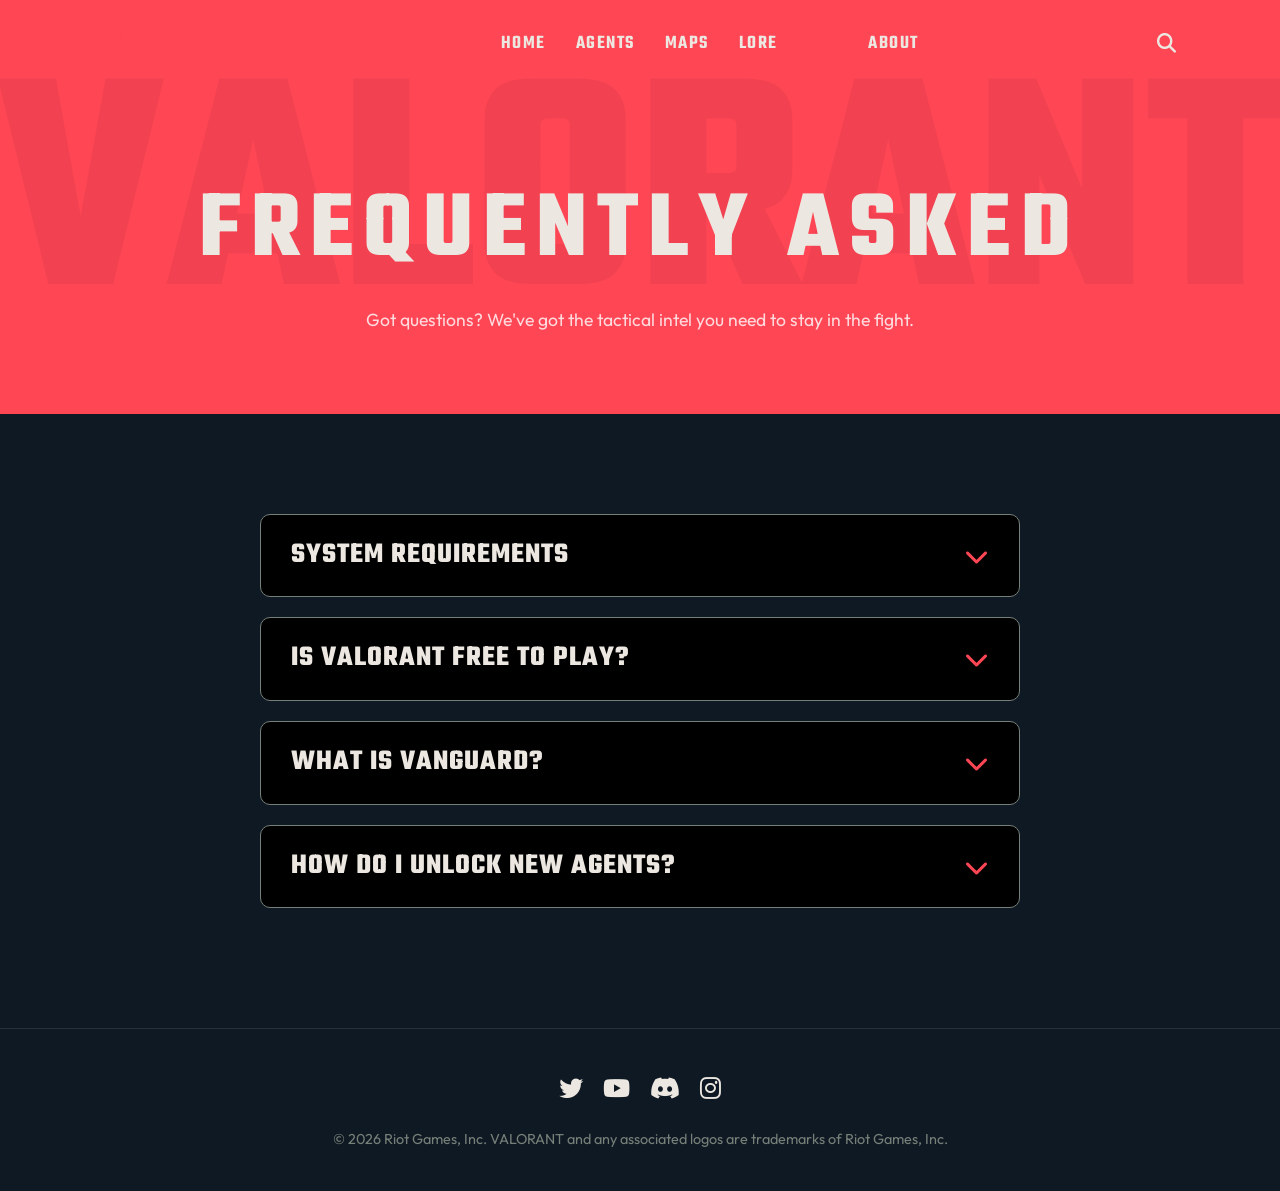
<file: Pages/Faq.html>
<!DOCTYPE html>
<html lang="en">

<head>
    <meta charset="UTF-8">
    <meta name="viewport" content="width=device-width, initial-scale=1.0">
    <title>FAQ - VALORANT</title>

    <!-- Google Fonts -->
    <link rel="preconnect" href="https://fonts.googleapis.com">
    <link rel="preconnect" href="https://fonts.gstatic.com" crossorigin>
    <link
        href="https://fonts.googleapis.com/css2?family=Outfit:wght@300;400;600&family=Teko:wght@400;600;700&display=swap"
        rel="stylesheet">

    <!-- FontAwesome -->
    <link rel="stylesheet" href="https://cdnjs.cloudflare.com/ajax/libs/font-awesome/6.5.2/css/all.min.css" />
    <link rel="shortcut icon" href="https://i.pinimg.com/1200x/39/dc/66/39dc66a4fbaa85dcd12a49f216b60ead.jpg"
        type="image/x-icon">

    <!-- AOS CSS -->
    <link href="https://unpkg.com/aos@2.3.1/dist/aos.css" rel="stylesheet">
    <!-- Consolidated Styles -->
    <link rel="stylesheet" href="../styles/main.css">
    <link rel="stylesheet" href="../styles/components.css">
</head>

<body>
    <!-- Global Navbar -->
    <nav class="nav">
        <div class="nav-container">
            <h1 class="logo"><a href="../index.html">VALORANT</a></h1>
            <ul>
                <li><a href="../index.html">Home</a></li>
                <li><a href="./agen.html">Agents</a></li>
                <li><a href="./maps.html">Maps</a></li>
                <li><a href="./history.html">Lore</a></li>
                <li><a href="./faq.html" class="current">FAQ</a></li>
                <li><a href="./about.html">About</a></li>
            </ul>
            <div class="search-container">
                <input type="text" class="search-input" placeholder="Search agents, maps...">
                <button class="search-btn"><i class="fas fa-search"></i></button>
            </div>
        </div>
    </nav>

    <header class="d-header">
        <h1 data-aos="zoom-in">FREQUENTLY ASKED</h1>
        <p data-aos="fade-up" data-aos-delay="200">Got questions? We've got the tactical intel you need to stay in the
            fight.</p>
    </header>

    <main class="fade-in">
        <div class="d-faq-container">
            <!-- FAQ Item 1 -->
            <div class="faq-item d-faq-item" data-aos="fade-up">
                <div class="faq-question d-faq-question">
                    <h3>SYSTEM REQUIREMENTS</h3>
                    <i class="fas fa-chevron-down"></i>
                </div>
                <div class="faq-answer d-faq-answer">
                    <p>VALORANT is optimized to run on a wide variety of PC hardware. Minimum specs include Intel Core 2
                        Duo E8400 and Intel HD 4000 GPU. For 144+ FPS, we recommend Intel i5-9400F and GTX 1050 Ti.</p>
                </div>
            </div>

            <!-- FAQ Item 2 -->
            <div class="faq-item d-faq-item" data-aos="fade-up" data-aos-delay="100">
                <div class="faq-question d-faq-question">
                    <h3>IS VALORANT FREE TO PLAY?</h3>
                    <i class="fas fa-chevron-down"></i>
                </div>
                <div class="faq-answer d-faq-answer">
                    <p>Yes, VALORANT is 100% free to download and play. You can unlock Agents for free through gameplay,
                        or purchase cosmetic weapon skins and a Battlepass with VALORANT Points.</p>
                </div>
            </div>

            <!-- FAQ Item 3 -->
            <div class="faq-item d-faq-item" data-aos="fade-up" data-aos-delay="200">
                <div class="faq-question d-faq-question">
                    <h3>WHAT IS VANGUARD?</h3>
                    <i class="fas fa-chevron-down"></i>
                </div>
                <div class="faq-answer d-faq-answer">
                    <p>Riot Vanguard is Riot Games' custom anti-cheat software, designed to maintain the highest level
                        of competitive integrity in our games. It consists of a client and a kernel-mode driver.</p>
                </div>
            </div>

            <!-- FAQ Item 4 -->
            <div class="faq-item d-faq-item" data-aos="fade-up" data-aos-delay="300">
                <div class="faq-question d-faq-question">
                    <h3>HOW DO I UNLOCK NEW AGENTS?</h3>
                    <i class="fas fa-chevron-down"></i>
                </div>
                <div class="faq-answer d-faq-answer">
                    <p>New players can unlock their first two Agents through the "New Player Experience" contract.
                        Afterward, you can unlock Agents by activating their specific recruitment events or using
                        Kingdom Credits.</p>
                </div>
            </div>
        </div>
    </main>

    <!-- Global Footer -->
    <footer class="footer">
        <div class="container">
            <div class="footer-content" data-aos="fade-up">
                <div class="social-links">
                    <a href="#"><i class="fab fa-twitter"></i></a>
                    <a href="#"><i class="fab fa-youtube"></i></a>
                    <a href="#"><i class="fab fa-discord"></i></a>
                    <a href="#"><i class="fab fa-instagram"></i></a>
                </div>
                <p class="footer-text">&copy; 2026 Riot Games, Inc. VALORANT and any associated logos are trademarks of
                    Riot Games, Inc.</p>
            </div>
        </div>
    </footer>

    <!-- Consolidated Scripts & AOS -->
    <script src="https://unpkg.com/aos@2.3.1/dist/aos.js"></script>
    <script src="../scripts/main.js"></script>
</body>

</html>
</file>
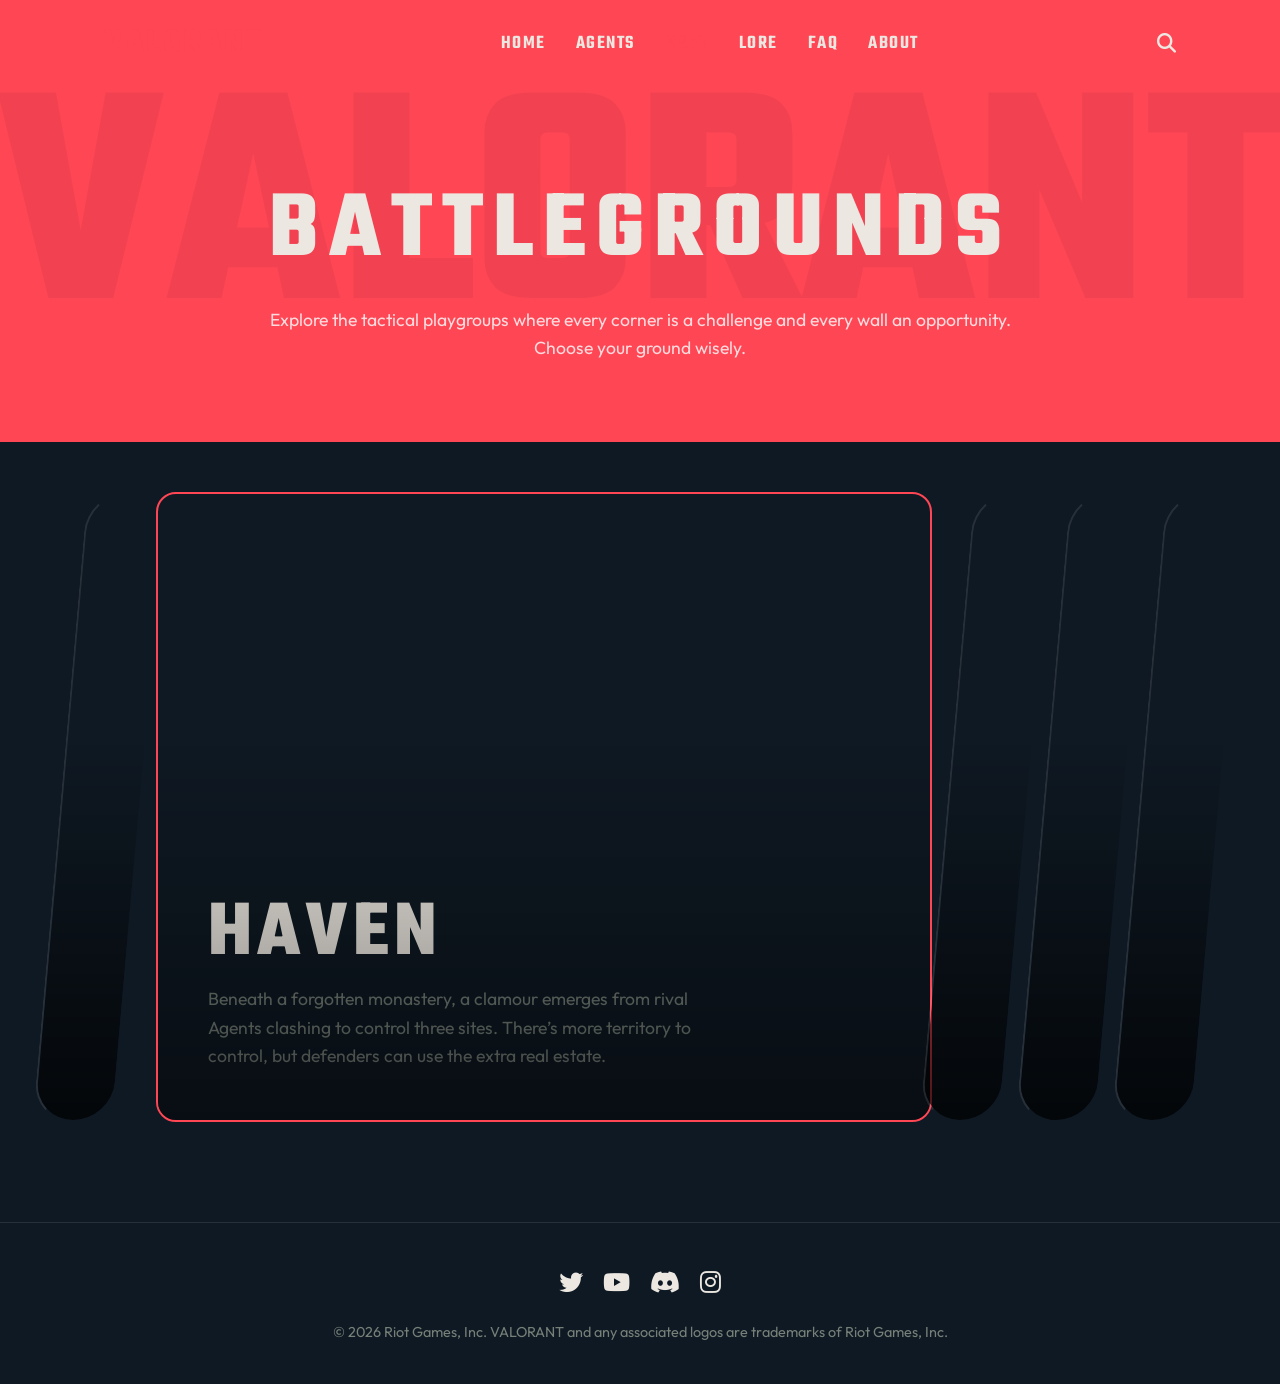
<file: Pages/maps.html>
<!DOCTYPE html>
<html lang="en">

<head>
    <meta charset="UTF-8">
    <meta name="viewport" content="width=device-width, initial-scale=1.0">
    <title>Maps - VALORANT</title>

    <!-- Google Fonts -->
    <link rel="preconnect" href="https://fonts.googleapis.com">
    <link rel="preconnect" href="https://fonts.gstatic.com" crossorigin>
    <link
        href="https://fonts.googleapis.com/css2?family=Outfit:wght@300;400;600&family=Teko:wght@400;600;700&display=swap"
        rel="stylesheet">

    <!-- FontAwesome -->
    <link rel="stylesheet" href="https://cdnjs.cloudflare.com/ajax/libs/font-awesome/6.5.2/css/all.min.css" />
    <link rel="shortcut icon" href="https://i.pinimg.com/1200x/39/dc/66/39dc66a4fbaa85dcd12a49f216b60ead.jpg"
        type="image/x-icon">

    <!-- AOS CSS -->
    <link href="https://unpkg.com/aos@2.3.1/dist/aos.css" rel="stylesheet">
    <!-- Consolidated Styles -->
    <link rel="stylesheet" href="../styles/main.css">
    <link rel="stylesheet" href="../styles/components.css">
</head>

<body>
    <!-- Global Navbar -->
    <nav class="nav">
        <div class="nav-container">
            <h1 class="logo"><a href="../index.html">VALORANT</a></h1>
            <ul>
                <li><a href="../index.html">Home</a></li>
                <li><a href="./agen.html">Agents</a></li>
                <li><a href="./maps.html" class="current">Maps</a></li>
                <li><a href="./history.html">Lore</a></li>
                <li><a href="./faq.html">FAQ</a></li>
                <li><a href="./about.html">About</a></li>
            </ul>
            <div class="search-container">
                <input type="text" class="search-input" placeholder="Search agents, maps...">
                <button class="search-btn"><i class="fas fa-search"></i></button>
            </div>
        </div>
    </nav>

    <header class="d-header">
        <h1 data-aos="zoom-in">BATTLEGROUNDS</h1>
        <p data-aos="fade-up" data-aos-delay="200">Explore the tactical playgroups where every corner is a challenge and
            every wall an opportunity. Choose your ground wisely.</p>
    </header>

    <main class="fade-in">
        <div class="d-maps-container" data-aos="fade-up">
            <div class="map-panel d-map-panel"
                style="background-image: url(https://cmsassets.rgpub.io/sanity/images/dsfx7636/news/09e229c7d265640c893088a9f85662bc35e23bca-914x514.jpg?auto=format&fit=fill&q=80&w=914);">
                <div class="d-map-panel-inner">
                    <div class="d-map-content">
                        <h2>ASCENT</h2>
                        <p>An open playground for small wars of position and attrition divide two sites on Ascent. Each
                            site
                            can be fortified by irreversible bomb doors.</p>
                    </div>
                </div>
            </div>
            <div class="map-panel d-map-panel active"
                style="background-image: url(https://cmsassets.rgpub.io/sanity/images/dsfx7636/news/b52bc228f7f8fd2b891870303c1c4d7284a89d3f-914x514.jpg?auto=format&fit=fill&q=80&w=914);">
                <div class="d-map-panel-inner">
                    <div class="d-map-content">
                        <h2>HAVEN</h2>
                        <p>Beneath a forgotten monastery, a clamour emerges from rival Agents clashing to control three
                            sites. There’s more territory to control, but defenders can use the extra real estate.</p>
                    </div>
                </div>
            </div>
            <div class="map-panel d-map-panel"
                style="background-image: url(https://cmsassets.rgpub.io/sanity/images/dsfx7636/news/cad0b406c5924614083a8dc9846b0a8746a20bda-703x396.webp?auto=format&fit=fill&q=80&w=703);">
                <div class="d-map-panel-inner">
                    <div class="d-map-content">
                        <h2>LOTUS</h2>
                        <p>A mysterious structure housing an astral conduit radiates with ancient power. Great stone
                            doors
                            provide a variety of movement opportunities.</p>
                    </div>
                </div>
            </div>
            <div class="map-panel d-map-panel"
                style="background-image: url(https://cmsassets.rgpub.io/sanity/images/dsfx7636/news/0089861662b41c8d5c3c4f1c14cb4d1937936105-915x515.webp?auto=format&fit=fill&q=80&w=915);">
                <div class="d-map-panel-inner">
                    <div class="d-map-content">
                        <h2>PEARL</h2>
                        <p>Attackers push down into the Defenders on this two-site map set in a vibrant, underwater
                            city. Pearl is a geo-driven map with no mechanics.</p>
                    </div>
                </div>
            </div>
            <div class="map-panel d-map-panel"
                style="background-image: url(https://cmsassets.rgpub.io/sanity/images/dsfx7636/news/ca3eab735bbde5d7930ec5845eff19becb46a86b-915x515.jpg?auto=format&fit=fill&q=80&w=915);">
                <div class="d-map-panel-inner">
                    <div class="d-map-content">
                        <h2>SUNSET</h2>
                        <p>A disaster at a local kingdom facility threatens to engulf the whole neighborhood. Fight
                            across the city in this traditional three lane map.</p>
                    </div>
                </div>
            </div>
        </div>
    </main>

    <!-- Global Footer -->
    <footer class="footer">
        <div class="container">
            <div class="footer-content" data-aos="fade-up">
                <div class="social-links">
                    <a href="#"><i class="fab fa-twitter"></i></a>
                    <a href="#"><i class="fab fa-youtube"></i></a>
                    <a href="#"><i class="fab fa-discord"></i></a>
                    <a href="#"><i class="fab fa-instagram"></i></a>
                </div>
                <p class="footer-text">&copy; 2026 Riot Games, Inc. VALORANT and any associated logos are trademarks of
                    Riot Games, Inc.</p>
            </div>
        </div>
    </footer>

    <!-- Consolidated Scripts & AOS -->
    <script src="https://unpkg.com/aos@2.3.1/dist/aos.js"></script>
    <script src="../scripts/main.js"></script>
</body>

</html>
</file>
<file: styles/main.css>
/* main.css - Core variables, reset, and global typography for Valorant Web 2026 Redesign */

:root {
    /* Valorant Brand Colors */
    --clr-valorant-red: #ff4655;
    --clr-dark: #0f1923;
    --clr-darker: #000000;
    --clr-light: #ece8e1;
    --clr-gray: #768079;
    --clr-glass: rgba(15, 25, 35, 0.7);
    --clr-glass-border: rgba(255, 255, 255, 0.1);

    /* Typography */
    --font-heading: 'Teko', sans-serif;
    --font-body: 'Outfit', 'Inter', sans-serif; /* Adding a cleaner body font */

    /* Spacing & Layout */
    --max-width: 1200px;
    --container-padding: 0 5%;

    /* Transitions */
    --transition-fast: 0.2s ease;
    --transition-medium: 0.3s cubic-bezier(0.25, 0.8, 0.25, 1);
    --transition-slow: 0.5s ease;
}

/* Reset */
*, *::before, *::after {
    margin: 0;
    padding: 0;
    box-sizing: border-box;
}

body {
    font-family: var(--font-body);
    background-color: var(--clr-dark);
    color: var(--clr-light);
    line-height: 1.6;
    overflow-x: hidden;
    -webkit-font-smoothing: antialiased;
}

/* Typography elements */
h1, h2, h3, h4, h5, h6 {
    font-family: var(--font-heading);
    text-transform: uppercase;
    font-weight: 700;
    line-height: 1.1;
}

a {
    text-decoration: none;
    color: inherit;
}

ul {
    list-style: none;
}

/* Layout Utilities */
.container {
    width: 100%;
    max-width: var(--max-width);
    margin: 0 auto;
    padding: var(--container-padding);
}

.section {
    padding: 100px 0;
}

/* Component: Custom Scrollbar (Webkit) */
::-webkit-scrollbar {
    width: 8px;
}
::-webkit-scrollbar-track {
    background: var(--clr-darker);
}
::-webkit-scrollbar-thumb {
    background: var(--clr-valorant-red);
}
::-webkit-scrollbar-thumb:hover {
    background: #e03e4d;
}
/* styles/home.css - Specific styles for the landing page */

/* --- Hero Section --- */
.hero {
    position: relative;
    height: 100vh;
    display: flex;
    justify-content: center;
    align-items: center;
    text-align: center;
    overflow: hidden;
}

.hero::before {
    content: '';
    position: absolute;
    top: 0; left: 0; right: 0; bottom: 0;
    background: linear-gradient(0deg, rgba(15, 25, 35, 1) 0%, rgba(15, 25, 35, 0.4) 50%, rgba(15, 25, 35, 0.8) 100%);
    z-index: 1;
}

/* Base Video Background */
.hero-video {
    position: absolute;
    top: 50%;
    left: 50%;
    min-width: 100%;
    min-height: 100%;
    width: auto;
    height: auto;
    transform: translate(-50%, -50%);
    z-index: -1;
    object-fit: cover;
    filter: brightness(0.7) contrast(1.1);
}

.hero-content {
    position: relative;
    z-index: 2;
    max-width: 800px;
    padding: var(--container-padding);
}

.hero-content h1 {
    font-size: clamp(4rem, 8vw, 8rem);
    color: var(--clr-light);
    letter-spacing: 4px;
    margin-bottom: 20px;
    text-shadow: 0 5px 20px rgba(0, 0, 0, 0.5);
    line-height: 0.9;
}

.hero-content p {
    font-size: clamp(1.2rem, 2vw, 1.8rem);
    color: var(--clr-gray);
    margin-bottom: 40px;
    font-weight: 300;
}

/* --- News Section --- */
.news-section {
    position: relative;
    /* Red glowing accent top */
    border-top: 1px solid rgba(255, 70, 85, 0.2);
}

.news-section::before {
    content: '';
    position: absolute;
    top: -50px;
    left: 50%;
    transform: translateX(-50%);
    width: 60%;
    height: 100px;
    background: radial-gradient(ellipse at bottom, rgba(255, 70, 85, 0.15) 0%, transparent 70%);
    pointer-events: none;
}

.section-header {
    text-align: center;
    margin-bottom: 60px;
}

.section-header h2 {
    font-size: 3.5rem;
    color: var(--clr-light);
    position: relative;
    display: inline-block;
}

.section-header h2::after {
    content: '';
    position: absolute;
    bottom: -10px;
    left: 50%;
    transform: translateX(-50%);
    width: 50px;
    height: 3px;
    background-color: var(--clr-valorant-red);
}

.news-grid {
    display: grid;
    grid-template-columns: repeat(auto-fit, minmax(320px, 1fr));
    gap: 40px;
}

.news-card {
    background: rgba(25, 35, 45, 0.5);
    border: 1px solid var(--clr-glass-border);
    border-radius: 4px;
    overflow: hidden;
    transition: var(--transition-medium);
    display: flex;
    flex-direction: column;
}

.news-card:hover {
    transform: translateY(-15px);
    border-color: var(--clr-valorant-red);
    box-shadow: 0 15px 30px rgba(0, 0, 0, 0.5), 0 0 20px rgba(255, 70, 85, 0.2);
}

.news-card-img-wrapper {
    overflow: hidden;
    aspect-ratio: 16/9;
}

.news-card img {
    width: 100%;
    height: 100%;
    object-fit: cover;
    transition: var(--transition-slow);
}

.news-card:hover img {
    transform: scale(1.05);
}

.news-card-content {
    padding: 30px;
    flex-grow: 1;
    display: flex;
    flex-direction: column;
}

.news-card-content h3 {
    font-size: 1.8rem;
    margin-bottom: 15px;
    color: var(--clr-light);
}

.news-card-content p {
    color: var(--clr-gray);
    font-size: 1rem;
    margin-bottom: 25px;
    flex-grow: 1;
}

.news-card-content .read-more {
    color: var(--clr-valorant-red);
    font-family: var(--font-heading);
    font-size: 1.2rem;
    font-weight: 600;
    text-transform: uppercase;
    display: inline-flex;
    align-items: center;
    gap: 5px;
    transition: var(--transition-fast);
}

.news-card-content .read-more i {
    transition: transform var(--transition-fast);
}

.news-card-content .read-more:hover {
    color: var(--clr-light);
}

.news-card-content .read-more:hover i {
    transform: translateX(5px);
}

/* --- Testimonial Section --- */
.testimonial-section {
    background-color: var(--clr-darker);
    position: relative;
    padding: 100px 0;
}

.testimonial-container {
    max-width: 800px;
    margin: 0 auto;
    background: var(--clr-glass);
    border: 1px solid var(--clr-glass-border);
    border-radius: 20px;
    padding: 50px;
    text-align: center;
    position: relative;
    backdrop-filter: blur(10px);
}

.testimonial-quote {
    font-size: 1.5rem;
    font-style: italic;
    color: var(--clr-light);
    margin-bottom: 40px;
    line-height: 1.8;
}

.testimonial-user {
    display: flex;
    align-items: center;
    justify-content: center;
    gap: 20px;
}

.user-image {
    width: 70px;
    height: 70px;
    border-radius: 50%;
    object-fit: cover;
    border: 2px solid var(--clr-valorant-red);
}

.user-details h4 {
    font-size: 1.4rem;
    margin: 0;
    color: var(--clr-light);
}

.user-details p {
    color: var(--clr-valorant-red);
    font-family: var(--font-heading);
    font-size: 1.1rem;
    letter-spacing: 1px;
    margin: 0;
}
/* styles/agen.css - Specific styles for the Agents Showcase page */

.agents-header {
    text-align: center;
    padding: 150px 0 50px;
    background: linear-gradient(180deg, var(--clr-darker) 0%, var(--clr-dark) 100%);
}

.agents-header h1 {
    font-size: 5rem;
    color: var(--clr-light);
    letter-spacing: 5px;
    position: relative;
    display: inline-block;
}

.agents-header p {
    color: var(--clr-gray);
    font-size: 1.2rem;
    max-width: 600px;
    margin: 20px auto 0;
}

.agent-showcase {
    display: flex;
    flex-direction: column;
    gap: 100px;
    padding-bottom: 100px;
}

.agent-box {
    position: relative;
    width: 100%;
    min-height: 80vh;
    display: flex;
    align-items: center;
    justify-content: center;
    background-size: cover;
    background-position: center;
    background-attachment: fixed;
    overflow: hidden;
}

.agent-box::before {
    content: '';
    position: absolute;
    top: 0; left: 0; right: 0; bottom: 0;
    background: rgba(15, 25, 35, 0.7);
    backdrop-filter: blur(5px);
    z-index: 1;
}

.agent-content {
    position: relative;
    z-index: 2;
    width: 100%;
    max-width: var(--max-width);
    padding: var(--container-padding);
}

.agent-name {
    font-size: 6rem;
    color: var(--clr-valorant-red);
    text-transform: uppercase;
    font-family: var(--font-heading);
    margin-bottom: 40px;
    text-shadow: 0 0 20px rgba(255, 70, 85, 0.3);
}

.skills-grid {
    display: grid;
    grid-template-columns: repeat(auto-fit, minmax(250px, 1fr));
    gap: 30px;
}

.skill-panel {
    background: rgba(25, 35, 45, 0.6);
    border: 1px solid var(--clr-glass-border);
    padding: 30px;
    border-radius: 10px;
    transition: var(--transition-medium);
    display: flex;
    flex-direction: column;
    align-items: center;
    text-align: center;
}

.skill-panel:hover {
    transform: translateY(-10px);
    border-color: var(--clr-light);
    background: rgba(25, 35, 45, 0.9);
}

.skill-icon {
    width: 80px;
    height: 80px;
    object-fit: contain;
    margin-bottom: 20px;
    filter: drop-shadow(0 0 10px rgba(0,0,0,0.5));
    transition: var(--transition-fast);
}

.skill-panel:hover .skill-icon {
    transform: scale(1.1);
}

.skill-info h3 {
    font-size: 1.5rem;
    color: var(--clr-light);
    margin-bottom: 15px;
    font-family: var(--font-heading);
    letter-spacing: 1px;
}

.skill-info p {
    font-size: 0.95rem;
    color: var(--clr-gray);
    line-height: 1.5;
}
/* styles/maps.css - Specific styles for the Maps showcase */

.maps-header {
    text-align: center;
    padding: 150px 0 50px;
}

.maps-header h1 {
    font-size: 5rem;
    color: var(--clr-light);
    letter-spacing: 5px;
}

.maps-container {
    display: flex;
    gap: 20px;
    height: 60vh;
    max-width: 1400px;
    margin: 0 auto 100px;
    padding: 0 20px;
}

.map-panel {
    background-size: cover;
    background-position: center;
    background-repeat: no-repeat;
    height: 100%;
    border-radius: 50px;
    color: #fff;
    cursor: pointer;
    flex: 0.5;
    position: relative;
    transition: flex 0.7s cubic-bezier(0.25, 1, 0.5, 1);
    border: 2px solid transparent;
    overflow: hidden;
}

.map-panel::after {
    content: '';
    position: absolute;
    inset: 0;
    background: linear-gradient(0deg, rgba(0,0,0,0.8) 0%, rgba(0,0,0,0) 100%);
    opacity: 0.7;
    transition: opacity 0.5s;
}

.map-panel:hover {
    border-color: rgba(255, 70, 85, 0.5);
}

.map-panel.active {
    flex: 5;
    border-radius: 20px;
    border-color: var(--clr-valorant-red);
}

.map-panel.active::after {
    opacity: 0.5;
}

.map-content {
    position: absolute;
    bottom: 40px;
    left: 40px;
    right: 40px;
    opacity: 0;
    transform: translateY(20px);
    transition: opacity 0.3s ease 0.3s, transform 0.3s ease 0.3s;
    z-index: 2;
}

.map-panel.active .map-content {
    opacity: 1;
    transform: translateY(0);
}

.map-content h2 {
    font-size: 3rem;
    color: var(--clr-valorant-red);
    margin-bottom: 10px;
    text-shadow: 0 2px 10px rgba(0,0,0,0.8);
}

.map-content p {
    font-size: 1.1rem;
    max-width: 600px;
    line-height: 1.6;
    text-shadow: 0 1px 5px rgba(0,0,0,0.8);
}
/* styles/history.css - Vertical modern timeline for Valorant Lore */

.history-header {
    text-align: center;
    padding: 150px 0 50px;
    background: radial-gradient(circle at top, rgba(255, 70, 85, 0.1) 0%, transparent 70%);
}

.history-header h1 {
    font-size: 5rem;
    color: var(--clr-light);
    letter-spacing: 5px;
}

.timeline {
    position: relative;
    max-width: 1000px;
    margin: 50px auto 100px;
    padding: 20px;
}

/* The vertical line */
.timeline::after {
    content: '';
    position: absolute;
    width: 4px;
    background-color: var(--clr-valorant-red);
    top: 0;
    bottom: 0;
    left: 50%;
    transform: translateX(-50%);
    border-radius: 2px;
}

.timeline-event {
    padding: 10px 40px;
    position: relative;
    background-color: inherit;
    width: 50%;
    margin-bottom: 60px;
}

/* Event marker dots */
.timeline-event::after {
    content: '';
    position: absolute;
    width: 20px;
    height: 20px;
    right: -12px;
    background-color: var(--clr-darker);
    border: 4px solid var(--clr-valorant-red);
    top: 20px;
    border-radius: 50%;
    z-index: 1;
    box-shadow: 0 0 10px rgba(255, 70, 85, 0.5);
}

.timeline-event:nth-child(even) {
    left: 50%;
}

.timeline-event:nth-child(even)::after {
    left: -12px;
}

.event-content {
    background: rgba(25, 35, 45, 0.6);
    padding: 30px;
    border-radius: 10px;
    border: 1px solid var(--clr-glass-border);
    position: relative;
    transition: var(--transition-medium);
}

.event-content:hover {
    transform: translateY(-5px);
    border-color: var(--clr-valorant-red);
    background: rgba(25, 35, 45, 0.9);
}

.event-date {
    font-family: var(--font-heading);
    color: var(--clr-valorant-red);
    font-size: 1.5rem;
    letter-spacing: 2px;
    margin-bottom: 5px;
}

.event-title {
    font-size: 2.2rem;
    color: var(--clr-light);
    margin-bottom: 15px;
    font-family: var(--font-heading);
}

.event-description {
    color: var(--clr-gray);
    font-size: 1.05rem;
    line-height: 1.6;
    margin-bottom: 20px;
}

.event-image {
    width: 100%;
    height: 200px;
    overflow: hidden;
    border-radius: 5px;
}

.event-image img {
    width: 100%;
    height: 100%;
    object-fit: cover;
    transition: var(--transition-slow);
}

.event-content:hover .event-image img {
    transform: scale(1.05);
}

/* Responsive constraints */
@media screen and (max-width: 768px) {
    .timeline::after {
        left: 31px;
    }

    .timeline-event {
        width: 100%;
        padding-left: 70px;
        padding-right: 25px;
    }

    .timeline-event::after {
        left: 21px;
    }

    .timeline-event:nth-child(even) {
        left: 0%;
    }
}
/* styles/faq.css - Sleek accordion styles for FAQ page */

.faq-header {
    text-align: center;
    padding: 150px 0 50px;
}

.faq-header h1 {
    font-size: 5rem;
    color: var(--clr-light);
    letter-spacing: 5px;
}

.faq-container {
    max-width: 800px;
    margin: 0 auto 100px;
    padding: 0 20px;
}

.faq-item {
    background: rgba(25, 35, 45, 0.4);
    border: 1px solid var(--clr-glass-border);
    border-radius: 10px;
    margin-bottom: 20px;
    overflow: hidden;
    transition: var(--transition-medium);
}

.faq-item:hover {
    border-color: rgba(255, 70, 85, 0.5);
    background: rgba(25, 35, 45, 0.6);
}

.faq-item.active {
    border-color: var(--clr-valorant-red);
    box-shadow: 0 5px 15px rgba(255, 70, 85, 0.1);
}

.faq-question {
    width: 100%;
    padding: 25px;
    display: flex;
    justify-content: space-between;
    align-items: center;
    background: transparent;
    border: none;
    color: var(--clr-light);
    font-size: 1.2rem;
    font-family: var(--font-body);
    font-weight: 600;
    cursor: pointer;
    text-align: left;
    transition: var(--transition-short);
}

.faq-question i {
    color: var(--clr-valorant-red);
    font-size: 1.5rem;
    transition: transform 0.4s ease;
}

.faq-item.active .faq-question i {
    transform: rotate(180deg);
}

.faq-item.active .faq-question {
    color: var(--clr-valorant-red);
}

.faq-answer {
    max-height: 0;
    overflow: hidden;
    transition: max-height 0.4s ease-out;
    background: rgba(15, 25, 35, 0.5);
}

.faq-answer p {
    padding: 0 25px 25px;
    color: var(--clr-gray);
    line-height: 1.6;
    font-size: 1.05rem;
}
/* styles/about.css - Editorial styling for the About page */

.about-header {
    text-align: center;
    padding: 150px 0 50px;
    background: radial-gradient(circle at top, rgba(255, 70, 85, 0.1) 0%, transparent 60%);
}

.about-header h1 {
    font-size: 5rem;
    color: var(--clr-light);
    letter-spacing: 5px;
}

.about-container {
    max-width: 1200px;
    margin: 0 auto 100px;
    padding: 0 20px;
}

.about-grid {
    display: grid;
    grid-template-columns: 1fr 1fr;
    gap: 60px;
    align-items: center;
    margin-bottom: 80px;
}

.about-grid:nth-child(even) {
    direction: rtl; /* Reverses the layout for alternating style */
}

.about-grid:nth-child(even) .about-text {
    direction: ltr; /* Keeps text reading normally */
}

.about-text h2 {
    font-size: 3.5rem;
    color: var(--clr-valorant-red);
    margin-bottom: 20px;
    font-family: var(--font-heading);
}

.about-text p {
    font-size: 1.15rem;
    color: var(--clr-gray);
    line-height: 1.8;
    margin-bottom: 25px;
}

.about-text .btn-primary {
    display: inline-block;
    margin-top: 10px;
}

.about-image {
    position: relative;
    border-radius: 10px;
    overflow: hidden;
    box-shadow: 0 10px 30px rgba(0,0,0,0.5);
    border: 1px solid var(--clr-glass-border);
}

.about-image img {
    width: 100%;
    height: auto;
    display: block;
    transition: var(--transition-medium);
}

.about-image:hover img {
    transform: scale(1.05);
}

.about-image::after {
    content: '';
    position: absolute;
    inset: 0;
    border: 2px solid transparent;
    border-radius: 10px;
    transition: var(--transition-short);
    pointer-events: none;
}

.about-image:hover::after {
    border-color: rgba(255, 70, 85, 0.5);
}

/* Stats Section */
.stats-container {
    display: flex;
    justify-content: space-around;
    align-items: center;
    background: rgba(25, 35, 45, 0.4);
    border: 1px solid var(--clr-glass-border);
    border-radius: 20px;
    padding: 50px 20px;
    margin-bottom: 100px;
}

.stat-item {
    text-align: center;
}

.stat-number {
    font-family: var(--font-heading);
    font-size: 4rem;
    color: var(--clr-valorant-red);
    font-weight: 700;
    line-height: 1;
    margin-bottom: 10px;
}

.stat-label {
    font-size: 1.1rem;
    color: var(--clr-light);
    text-transform: uppercase;
    letter-spacing: 2px;
}

@media screen and (max-width: 900px) {
    .about-grid {
        grid-template-columns: 1fr;
        gap: 40px;
    }

    .about-grid:nth-child(even) {
        direction: ltr;
    }

    .stats-container {
        flex-direction: column;
        gap: 40px;
    }
}

/* ========================================================= */
/* DRIBBBLE INSPIRATION HOMEPAGE STYLES */
/* ========================================================= */

.d-hero {
    position: relative;
    padding-top: 150px;
    padding-bottom: 50px;
    background-color: var(--clr-valorant-red);
    min-height: 90vh;
    display: flex;
    flex-direction: column;
    justify-content: center;
    overflow: hidden;
}

.d-hero-bg {
    position: absolute;
    top: 0; left: 0; right: 0; bottom: 0;
    background: radial-gradient(circle at center, transparent 0%, rgba(0,0,0,0.4) 100%);
    z-index: 1;
}

.d-hero-watermark {
    position: absolute;
    top: 50%; left: 50%;
    transform: translate(-50%, -50%);
    font-family: var(--font-heading);
    font-size: 15rem;
    line-height: 0.8;
    color: rgba(0,0,0,0.05); /* very faint */
    text-align: center;
    white-space: nowrap;
    z-index: 2;
    pointer-events: none;
    font-weight: 700;
}

.d-hero-content {
    position: relative;
    z-index: 3;
    text-align: center;
    display: flex;
    flex-direction: column;
    align-items: center;
}

.d-hero-title {
    font-size: 10rem;
    color: var(--clr-light);
    letter-spacing: 15px;
    margin-bottom: -150px;
    text-shadow: 0 10px 30px rgba(0,0,0,0.5);
    z-index: 4;
}

.d-hero-agent {
    height: 80vh;
    max-height: 800px;
    object-fit: contain;
    z-index: 5;
    filter: drop-shadow(0 20px 30px rgba(0,0,0,0.5));
    animation: float 6s ease-in-out infinite;
}

@keyframes float {
    0% { transform: translateY(0px); }
    50% { transform: translateY(-20px); }
    100% { transform: translateY(0px); }
}

.d-hero-btn {
    background: var(--clr-light);
    color: var(--clr-dark);
    font-size: 1.5rem;
    padding: 15px 50px;
    margin-top: -50px;
    z-index: 6;
}

.d-hero-btn:hover {
    background: var(--clr-dark);
    color: var(--clr-light);
    box-shadow: inset 0 0 0 2px var(--clr-light);
}

.d-brands-banner {
    background-color: var(--clr-light);
    padding: 20px 0;
    margin-top: 50px;
    position: relative;
    z-index: 3;
}

.d-brands-flex {
    display: flex;
    justify-content: space-around;
    align-items: center;
    font-family: var(--font-heading);
    font-size: 1.5rem;
    color: var(--clr-dark);
    opacity: 0.7;
    flex-wrap: wrap;
    gap: 30px;
    letter-spacing: 2px;
}

/* Precision Section */
.d-precision {
    background-color: var(--clr-light);
    color: var(--clr-dark);
}

.dark-text {
    color: var(--clr-dark);
}

.white-text {
    color: var(--clr-light);
}

.d-section-title {
    font-size: 4rem;
    line-height: 1;
    margin-bottom: 30px;
}

.d-section-title.center {
    text-align: center;
}

.d-section-subtitle {
    text-align: center;
    max-width: 600px;
    margin: 0 auto 50px;
    color: var(--clr-gray);
}

.d-precision-grid {
    display: grid;
    grid-template-columns: 1fr;
    gap: 20px;
}

.d-precision-main {
    width: 100%;
    height: 400px;
    object-fit: cover;
    border: 4px solid var(--clr-valorant-red);
}

.d-precision-collage {
    display: grid;
    grid-template-columns: repeat(4, 1fr);
    gap: 20px;
}

.d-precision-collage img {
    width: 100%;
    height: 150px;
    object-fit: cover;
    border: 2px solid var(--clr-dark);
    transition: var(--transition-medium);
}

.d-precision-collage img:hover {
    transform: scale(1.05);
}

/* Base Utility Backgrounds */
.dark-bg { background-color: var(--clr-dark); }
.light-bg { background-color: var(--clr-light); }
.red-bg { background-color: var(--clr-valorant-red); }

/* Agents Slanted Cards */
.d-agents-cards {
    display: flex;
    justify-content: center;
    gap: 10px;
    height: 500px;
    margin-top: 50px;
}

.d-agent-card {
    flex: 1;
    height: 100%;
    transform: skewX(-10deg);
    overflow: hidden;
    transition: var(--transition-medium);
    border-left: 2px solid rgba(255,255,255,0.1);
    border-right: 2px solid rgba(255,255,255,0.1);
    background-color: rgba(25, 35, 45, 0.5);
    position: relative;
}

.d-agent-card:hover {
    flex: 2;
    background-color: var(--clr-valorant-red);
}

.d-agent-card-inner {
    transform: skewX(10deg);
    width: 150%;
    margin-left: -25%;
    height: 100%;
    position: relative;
    display: flex;
    justify-content: center;
    align-items: flex-end;
}

.d-agent-card-inner img {
    height: 90%;
    object-fit: contain;
    transition: var(--transition-medium);
}

.d-agent-card:hover .d-agent-card-inner img {
    height: 105%;
}

.d-agent-name {
    position: absolute;
    bottom: 20px;
    left: 50%;
    transform: translateX(-50%);
    font-family: var(--font-heading);
    font-size: 3rem;
    color: white;
    text-shadow: 2px 2px 10px rgba(0,0,0,0.8);
    opacity: 0.5;
    transition: var(--transition-medium);
}

.d-agent-card:hover .d-agent-name {
    opacity: 1;
    bottom: 40px;
}

.d-agent-card-inner.red-bg {
    background-color: var(--clr-valorant-red);
}
.d-agent-card:hover .d-agent-card-inner.red-bg {
    background-color: var(--clr-light);
}

/* Skins Grid */
.d-skins {
    background-image: radial-gradient(#d3cfc7 1px, transparent 1px);
    background-size: 20px 20px;
}

.d-skins-grid {
    display: grid;
    grid-template-columns: repeat(3, 1fr);
    gap: 50px;
    margin: 50px 0;
}

.d-skins-grid img {
    width: 100%;
    height: 150px;
    object-fit: contain;
    filter: drop-shadow(10px 10px 15px rgba(0,0,0,0.2));
    transition: var(--transition-medium);
}

.d-skins-grid img:hover {
    transform: translateY(-10px) rotate(-5deg);
    filter: drop-shadow(15px 15px 20px rgba(255,70,85,0.4));
}

/* Center Buttons */
.center-btn {
    display: flex;
    justify-content: center;
    margin-top: 40px;
}

.d-btn-outline {
    background: transparent;
    color: var(--clr-valorant-red);
    box-shadow: inset 0 0 0 2px var(--clr-valorant-red);
}

.d-btn-outline:hover {
    background: var(--clr-valorant-red);
    color: var(--clr-light);
}

.d-btn-outline-white {
    background: transparent;
    color: var(--clr-light);
    box-shadow: inset 0 0 0 2px var(--clr-light);
}

.d-btn-outline-white:hover {
    background: var(--clr-light);
    color: var(--clr-valorant-red);
}

/* Maps Section (Slanted) */
.d-maps-cards {
    display: flex;
    justify-content: center;
    align-items: stretch;
    gap: 10px;
    height: 400px;
    margin-top: 50px;
}

.d-map-card {
    flex: 1;
    transform: skewX(-15deg);
    overflow: hidden;
    position: relative;
    border: 2px solid var(--clr-gray);
    transition: var(--transition-medium);
}

.d-map-card:hover {
    border-color: var(--clr-valorant-red);
}

.d-map-card img {
    width: 150%;
    height: 100%;
    object-fit: cover;
    transform: skewX(15deg);
    margin-left: -25%;
    transition: var(--transition-medium);
}

.d-map-card:hover img {
    transform: skewX(15deg) scale(1.1);
}

.d-map-info {
    flex: 2;
    padding: 40px;
    background: var(--clr-valorant-red);
    transform: skewX(-15deg);
    display: flex;
    flex-direction: column;
    justify-content: center;
}

.d-map-info h3 {
    transform: skewX(15deg);
    font-size: 2.5rem;
    color: var(--clr-light);
    margin-bottom: 20px;
}

.d-map-info p {
    transform: skewX(15deg);
    color: var(--clr-light);
    margin-bottom: 30px;
}

.d-map-info .btn-primary {
    transform: skewX(15deg);
    align-self: flex-start;
    background: var(--clr-dark);
    color: var(--clr-light);
    box-shadow: none;
}

/* News Section */
.d-news-grid {
    display: grid;
    grid-template-columns: repeat(3, 1fr);
    gap: 30px;
    margin-top: 50px;
}

.d-news-card {
    background: var(--clr-dark);
    display: flex;
    flex-direction: column;
    border: 1px solid var(--clr-darker);
    transition: var(--transition-medium);
}

.d-news-card:hover {
    transform: translateY(-10px);
    box-shadow: 0 10px 20px rgba(0,0,0,0.5);
}

.d-news-card img {
    width: 100%;
    height: 200px;
    object-fit: cover;
}

.d-news-content {
    padding: 20px;
}

.d-news-content h3 {
    color: var(--clr-light);
    font-size: 1.5rem;
    margin-bottom: 10px;
}

.d-news-content p {
    color: var(--clr-gray);
    font-size: 0.9rem;
}

/* Signup Footer */
.d-signup {
    padding: 80px 0;
    text-align: center;
    border-bottom: 1px solid var(--clr-glass-border);
}

.d-signup-content h2 {
    font-size: 3rem;
    color: var(--clr-light);
    margin-bottom: 15px;
}

.d-signup-form {
    display: flex;
    justify-content: center;
    gap: 10px;
    margin-top: 30px;
    max-width: 500px;
    margin-left: auto;
    margin-right: auto;
}

.d-signup-form input {
    flex: 1;
    padding: 15px 20px;
    background: transparent;
    border: 2px solid var(--clr-gray);
    color: var(--clr-light);
    font-family: var(--font-body);
    outline: none;
    transition: var(--transition-fast);
}

.d-signup-form input:focus {
    border-color: var(--clr-valorant-red);
}

/* Media Queries */
@media screen and (max-width: 900px) {
    .d-hero-title { font-size: 5rem; letter-spacing: 5px; margin-bottom: -80px; }
    .d-hero-watermark { font-size: 8rem; }
    .d-agents-cards { flex-direction: column; height: auto; gap: 20px; }
    .d-agent-card, .d-agent-card-inner, .d-map-card, .d-map-info, .d-map-info h3, .d-map-info p, .d-map-info .btn-primary {
        transform: skewX(0);
    }
    .d-agent-card { height: 300px; border: none; }
    .d-agent-card-inner { width: 100%; margin: 0; }
    .d-agent-card-inner img { height: 100%; }
    .d-skins-grid { grid-template-columns: 1fr 1fr; }
    .d-maps-cards { flex-direction: column; height: auto; }
    .d-map-card img { width: 100%; margin: 0; }
    .d-news-grid { grid-template-columns: 1fr; }
    .d-precision-collage { grid-template-columns: 1fr 1fr; }
}

/* --- INTERNAL PAGES REDESIGN (DRIBBBLE STYLE) --- */

.d-header {
    background-color: var(--clr-valorant-red);
    padding: 180px 0 80px;
    position: relative;
    overflow: hidden;
    text-align: center;
}

.d-header::before {
    content: 'VALORANT';
    position: absolute;
    top: 50%;
    left: 50%;
    transform: translate(-50%, -50%);
    font-family: var(--font-heading);
    font-size: 20rem;
    font-weight: 700;
    color: rgba(0, 0, 0, 0.05);
    white-space: nowrap;
    z-index: 1;
}

.d-header h1 {
    position: relative;
    z-index: 2;
    font-size: 6rem;
    color: var(--clr-light);
    letter-spacing: 10px;
    margin-bottom: 20px;
}

.d-header p {
    position: relative;
    z-index: 2;
    max-width: 800px;
    margin: 0 auto;
    color: rgba(255, 255, 255, 0.8);
    font-size: 1.1rem;
}

/* Slanted Agent Sections */
.d-agent-section {
    position: relative;
    padding: 100px 0;
    overflow: hidden;
    background-color: var(--clr-dark);
}

.d-agent-section.slanted-top {
    clip-path: polygon(0 5%, 100% 0, 100% 100%, 0 100%);
    margin-top: -50px;
}

.d-agent-section.slanted-bottom {
    clip-path: polygon(0 0, 100% 0, 100% 95%, 0 100%);
    margin-bottom: -50px;
}

.d-skill-panel {
    background: rgba(255, 255, 255, 0.05);
    border: 1px solid rgba(255, 255, 255, 0.1);
    padding: 25px;
    transition: var(--transition-medium);
    position: relative;
    z-index: 2;
}

.d-skill-panel:hover {
    background: rgba(255, 70, 85, 0.1);
    border-color: var(--clr-valorant-red);
    transform: translateY(-5px);
}

.d-skill-info h3 {
    font-family: var(--font-heading);
    color: var(--clr-valorant-red);
    font-size: 1.5rem;
    margin-bottom: 10px;
}

.d-agent-name-huge {
    position: absolute;
    top: 50%;
    right: -5%;
    transform: translateY(-50%) rotate(-90deg);
    font-family: var(--font-heading);
    font-size: 12rem;
    font-weight: 700;
    color: rgba(255, 255, 255, 0.03);
    pointer-events: none;
    z-index: 1;
}

/* Slanted Map Panels (Internal) */
.d-maps-container {
    display: flex;
    gap: 15px;
    height: 70vh;
    max-width: var(--max-width);
    margin: 50px auto 100px;
    padding: 0 20px;
}

.d-map-panel {
    background-size: cover;
    background-position: center;
    background-repeat: no-repeat;
    height: 100%;
    cursor: pointer;
    flex: 0.5;
    position: relative;
    transition: flex 0.7s cubic-bezier(0.25, 1, 0.5, 1);
    overflow: hidden;
    transform: skewX(-5deg); /* Slight skew for internal feel */
    border-left: 2px solid rgba(255, 255, 255, 0.1);
}

.d-map-panel::after {
    content: '';
    position: absolute;
    inset: 0;
    background: linear-gradient(0deg, rgba(0,0,0,0.9) 0%, transparent 60%);
    opacity: 0.8;
}

.d-map-panel.active {
    flex: 5;
    transform: skewX(0); /* Straighten when active */
    border-color: var(--clr-valorant-red);
}

.d-map-panel-inner {
    transform: skewX(5deg);
    width: 150%;
    height: 100%;
    position: relative;
    transition: transform 0.7s;
}

.d-map-panel.active .d-map-panel-inner {
    transform: skewX(0);
    width: 100%;
}

.d-map-content {
    position: absolute;
    bottom: 50px;
    left: 50px;
    right: 50px;
    z-index: 2;
    opacity: 0;
    transform: translateX(-30px);
    transition: all 0.5s ease 0.3s;
}

.d-map-panel.active .d-map-content {
    opacity: 1;
    transform: translateX(0);
}

.d-map-content h2 {
    font-size: 5rem;
    font-family: var(--font-heading);
    color: var(--clr-light);
    line-height: 1;
    margin-bottom: 10px;
    letter-spacing: 5px;
}

.d-map-content p {
    font-size: 1.1rem;
    color: var(--clr-gray);
    max-width: 500px;
}

/* Dribbble Timeline Styles */
.d-timeline {
    position: relative;
    max-width: 1000px;
    margin: 80px auto;
    padding: 40px 0;
}

.d-timeline::before {
    content: '';
    position: absolute;
    top: 0;
    bottom: 0;
    left: 50%;
    width: 6px;
    background: repeating-linear-gradient(
        0deg,
        var(--clr-valorant-red),
        var(--clr-valorant-red) 20px,
        transparent 20px,
        transparent 40px
    );
    transform: translateX(-50%);
    z-index: 1;
}

.d-timeline-event {
    width: 50%;
    position: relative;
    margin-bottom: 80px;
}

.d-timeline-event:nth-child(even) {
    margin-left: 50%;
}

.d-event-card {
    background: var(--clr-darker);
    border: 1px solid var(--clr-gray);
    padding: 30px;
    position: relative;
    z-index: 2;
    transform: skewX(-10deg);
    transition: var(--transition-medium);
}

.d-timeline-event:nth-child(even) .d-event-card {
    transform: skewX(10deg);
}

.d-event-card:hover {
    border-color: var(--clr-valorant-red);
    background: rgba(255, 70, 85, 0.05);
    box-shadow: 0 10px 30px rgba(0, 0, 0, 0.5);
}

.d-event-card-inner {
    transform: skewX(10deg);
}

.d-timeline-event:nth-child(even) .d-event-card-inner {
    transform: skewX(-10deg);
}

.d-event-marker {
    position: absolute;
    top: 20px;
    width: 30px;
    height: 30px;
    background: var(--clr-valorant-red);
    border: 5px solid var(--clr-darker);
    border-radius: 4px;
    z-index: 3;
    transform: rotate(45deg);
}

.d-timeline-event:nth-child(odd) .d-event-marker {
    right: -15px;
}

.d-timeline-event:nth-child(even) .d-event-marker {
    left: -15px;
}

.d-event-date {
    font-family: var(--font-heading);
    color: var(--clr-valorant-red);
    font-size: 1.2rem;
    margin-bottom: 10px;
}

.d-event-title {
    font-family: var(--font-heading);
    font-size: 2.5rem;
    color: var(--clr-light);
    margin-bottom: 15px;
    line-height: 1;
}

.d-event-image {
    margin-top: 20px;
    height: 200px;
    overflow: hidden;
}

.d-event-image img {
    width: 100%;
    height: 100%;
    object-fit: cover;
    filter: grayscale(0.5);
    transition: var(--transition-medium);
}

.d-event-card:hover .d-event-image img {
    filter: grayscale(0);
    transform: scale(1.1);
}

/* FAQ & About Dribbble Styles */
.d-faq-container {
    max-width: 800px;
    margin: 80px auto;
    padding: 20px;
}

.d-faq-item {
    background: var(--clr-darker);
    border: 1px solid var(--clr-gray);
    margin-bottom: 20px;
    transition: var(--transition-medium);
}

.d-faq-item.active {
    border-color: var(--clr-valorant-red);
    box-shadow: 0 5px 20px rgba(255, 70, 85, 0.2);
}

.d-faq-question {
    padding: 25px 30px;
    cursor: pointer;
    display: flex;
    justify-content: space-between;
    align-items: center;
}

.d-faq-question h3 {
    font-family: var(--font-heading);
    font-size: 1.8rem;
    letter-spacing: 1px;
}

.d-faq-answer {
    max-height: 0;
    overflow: hidden;
    transition: max-height 0.4s ease;
    padding: 0 30px;
}

.d-faq-answer p {
    padding-bottom: 25px;
    color: var(--clr-gray);
    line-height: 1.6;
}

/* About Editorial Style */
.d-about-magazine {
    max-width: 1200px;
    margin: 100px auto;
    display: grid;
    grid-template-columns: 1fr 1fr;
    gap: 80px;
    align-items: center;
}

.d-about-text h2 {
    font-family: var(--font-heading);
    font-size: 4rem;
    line-height: 0.9;
    color: var(--clr-valorant-red);
    margin-bottom: 30px;
}

.d-about-text p {
    font-size: 1.2rem;
    line-height: 1.8;
    color: var(--clr-light);
    margin-bottom: 30px;
}

.d-about-image {
    position: relative;
    border: 10px solid var(--clr-valorant-red);
}

.d-about-image img {
    width: 100%;
    display: block;
    transform: translate(30px, -30px);
    transition: var(--transition-medium);
}

.d-about-magazine:hover .d-about-image img {
    transform: translate(0, 0);
}
</file>
<file: styles/components.css>
/* components.css - Reusable UI elements: Navbar, Buttons, Cards, Forms */

/* --- Navbar (Sleek Edge-to-Edge Design) --- */
.nav {
    position: fixed;
    top: 0;
    left: 0;
    width: 100%;
    z-index: 1000;
    padding: 25px 0;
    background-color: transparent;
    transition: var(--transition-medium);
    border-bottom: 1px solid transparent;
}

.nav.scrolled {
    padding: 15px 0;
    background-color: rgba(15, 25, 35, 0.95);
    backdrop-filter: blur(10px);
    -webkit-backdrop-filter: blur(10px);
    border-bottom: 1px solid rgba(255, 255, 255, 0.1);
    box-shadow: 0 10px 30px rgba(0, 0, 0, 0.5);
}

.nav-container {
    width: 100%;
    max-width: var(--max-width);
    margin: 0 auto;
    padding: var(--container-padding);
    display: flex;
    justify-content: space-between;
    align-items: center;
}

.nav .logo a {
    color: var(--clr-valorant-red);
    font-size: 2.2rem;
    font-weight: 700;
    letter-spacing: 2px;
    font-family: var(--font-heading);
}

.nav ul {
    display: flex;
    gap: 30px;
}

.nav ul li a {
    color: var(--clr-light);
    font-size: 1.2rem;
    font-weight: 600;
    letter-spacing: 1.5px;
    text-transform: uppercase;
    font-family: var(--font-heading);
    position: relative;
    padding: 5px 0;
    transition: color var(--transition-fast);
}

.nav ul li a::after {
    content: '';
    position: absolute;
    bottom: -2px;
    left: 50%;
    transform: translateX(-50%);
    width: 0;
    height: 2px;
    background-color: var(--clr-valorant-red);
    transition: width var(--transition-fast);
}

.nav ul li a:hover,
.nav ul li a.current {
    color: var(--clr-valorant-red);
}

.nav ul li a:hover::after,
.nav ul li a.current::after {
    width: 100%;
}

/* --- Search Component --- */
.search-container {
    position: relative;
    display: flex;
    align-items: center;
}

.search-input {
    width: 0;
    opacity: 0;
    padding: 0;
    border: none;
    outline: none;
    background: transparent;
    color: var(--clr-light);
    font-family: var(--font-body);
    font-size: 0.9rem;
    border-bottom: 1px solid var(--clr-valorant-red);
    transition: var(--transition-medium);
}

.search-container.active .search-input {
    width: 180px;
    opacity: 1;
    padding: 5px 10px;
    margin-right: 10px;
}

.search-btn {
    background: transparent;
    border: none;
    color: var(--clr-light);
    font-size: 1.2rem;
    cursor: pointer;
    transition: color var(--transition-fast);
}

.search-btn:hover {
    color: var(--clr-valorant-red);
}

/* --- Buttons --- */
.btn-primary {
    display: inline-block;
    background-color: var(--clr-valorant-red);
    color: var(--clr-darker) !important;
    font-family: var(--font-heading);
    font-size: 1.2rem;
    font-weight: 600;
    text-transform: uppercase;
    padding: 12px 30px;
    border: 1px solid var(--clr-valorant-red);
    position: relative;
    overflow: hidden;
    z-index: 1;
    transition: var(--transition-medium);
    cursor: pointer;
}

.btn-primary::before {
    content: '';
    position: absolute;
    top: 0;
    left: -100%;
    width: 100%;
    height: 100%;
    background-color: var(--clr-light);
    transition: var(--transition-medium);
    z-index: -1;
}

.btn-primary:hover {
    color: var(--clr-darker) !important;
    border-color: var(--clr-light);
}

.btn-primary:hover::before {
    left: 0;
}

/* --- Footer --- */
.footer {
    padding: 40px 0;
    text-align: center;
    border-top: 1px solid var(--clr-glass-border);
    margin-top: auto;
}

.footer-content {
    display: flex;
    flex-direction: column;
    align-items: center;
    gap: 20px;
}

.social-links {
    display: flex;
    gap: 20px;
}

.social-links a {
    color: var(--clr-light);
    font-size: 1.5rem;
    transition: color var(--transition-fast), transform var(--transition-fast);
}

.social-links a:hover {
    color: var(--clr-valorant-red);
    transform: translateY(-3px);
}

.footer-text {
    font-family: var(--font-body);
    font-size: 0.9rem;
    color: var(--clr-gray);
}
</file>
